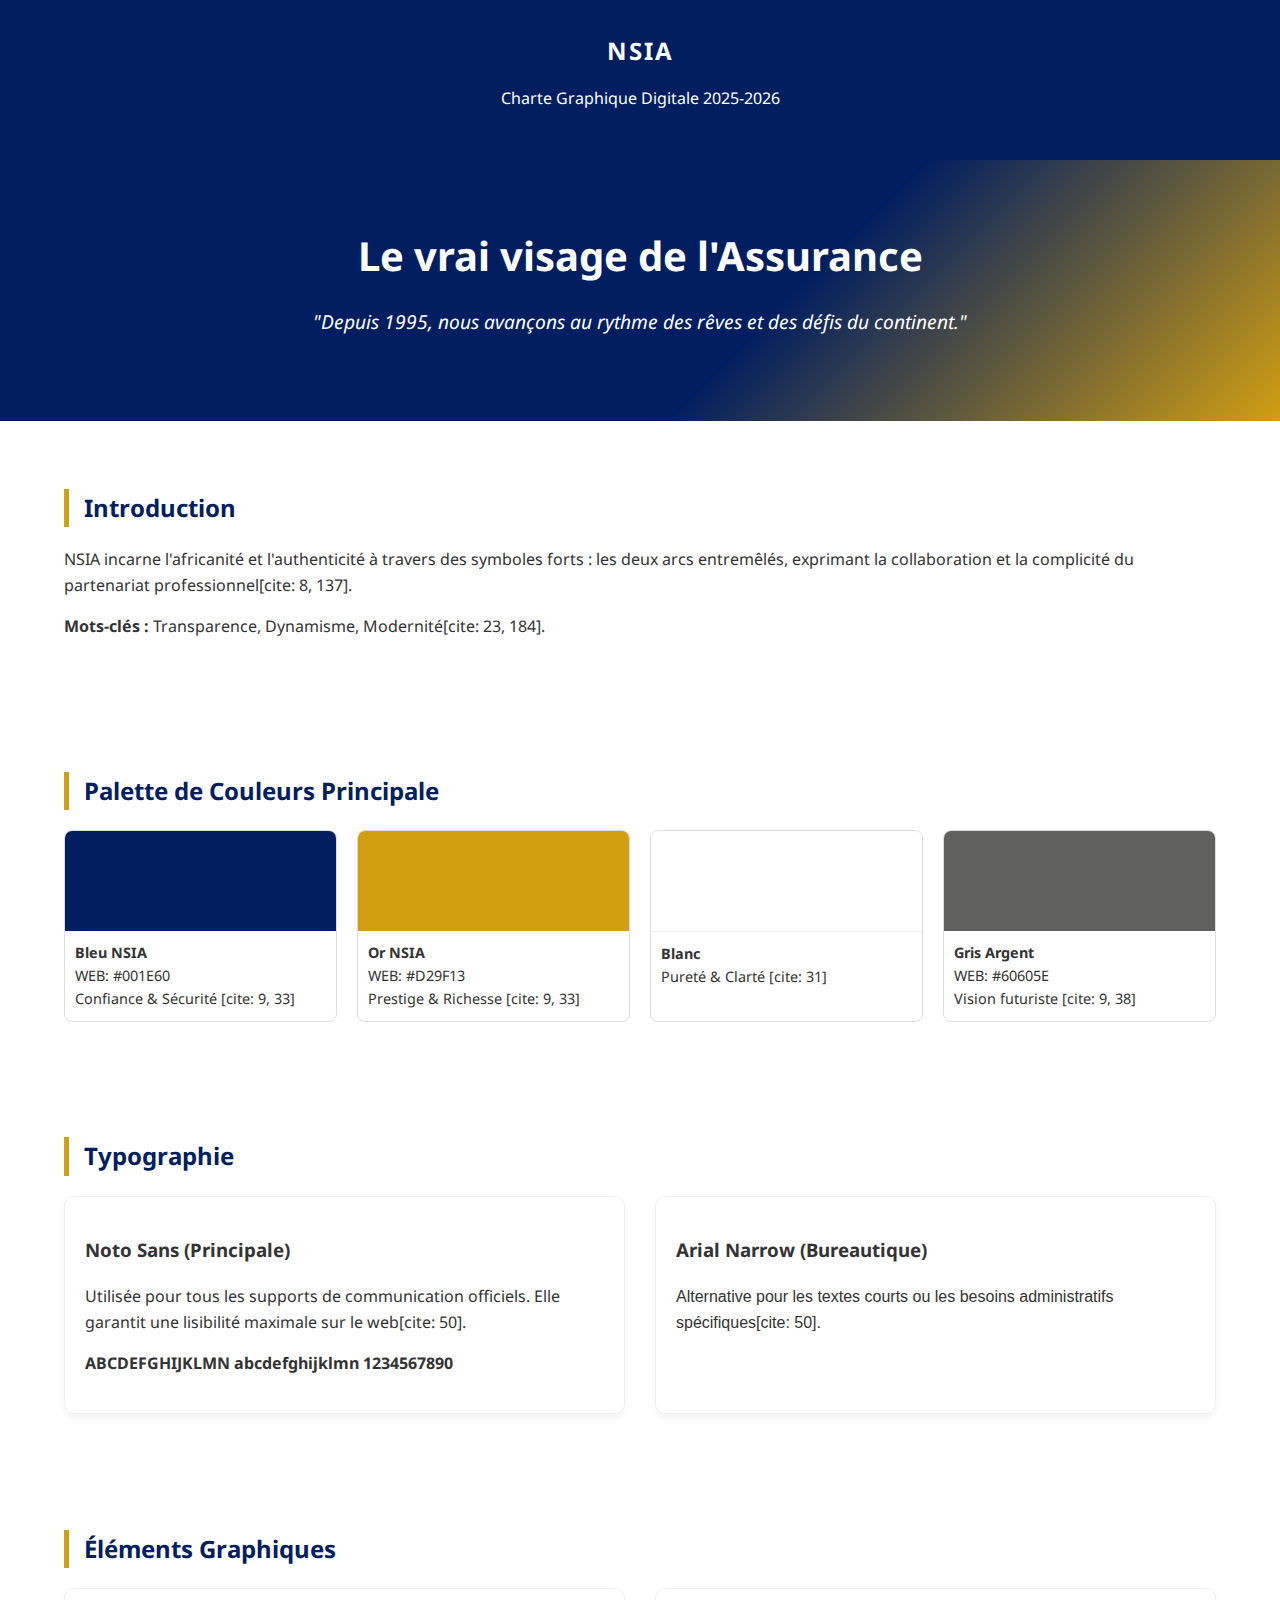
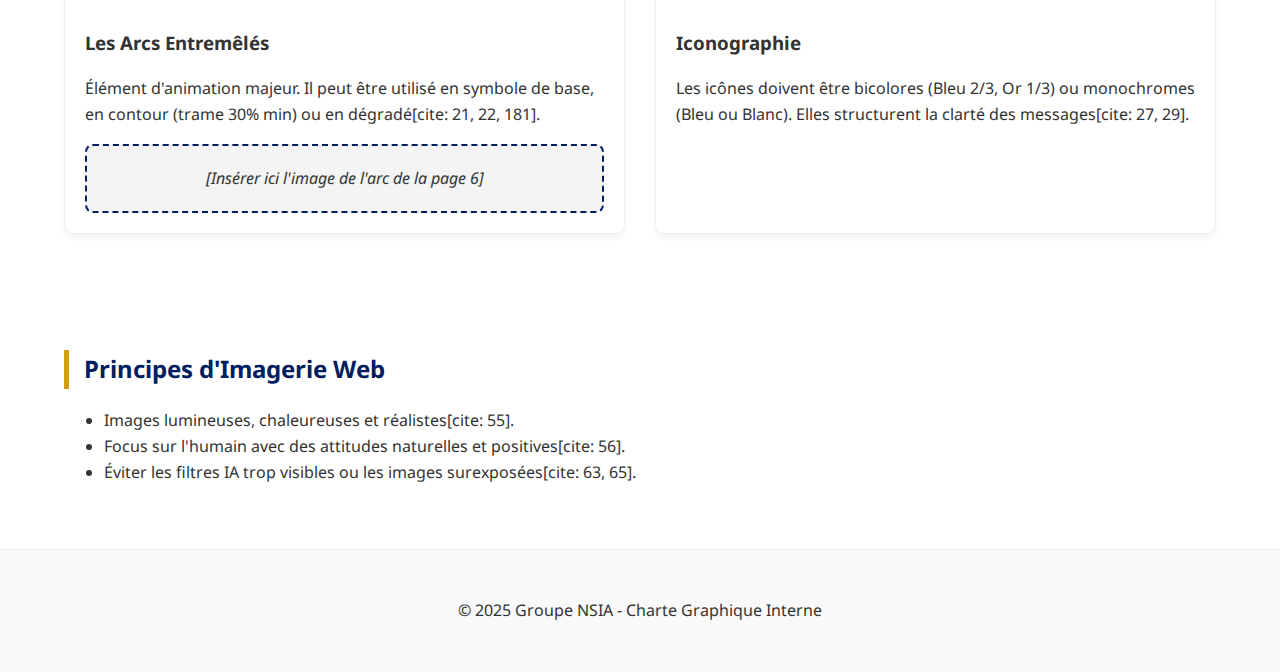
<file: h2.html>
<!DOCTYPE html>
<html lang="fr">
<head>
    <meta charset="UTF-8">
    <meta name="viewport" content="width=device-width, initial-scale=1.0">
    <title>Charte Graphique Web - NSIA</title>
    <link href="https://fonts.googleapis.com/css2?family=Noto+Sans:wght@400;700&display=swap" rel="stylesheet">
    <style>
        :root {
            --blue-nsia: #001E60; /* Bleu NSIA [cite: 33] */
            --gold-nsia: #D29F13; /* Or NSIA [cite: 33] */
            --grey-nsia: #60605E; /* Gris NSIA [cite: 38] */
            --white: #FFFFFF;
        }

        body {
            font-family: 'Noto Sans', sans-serif; /* Typo principale [cite: 50] */
            margin: 0;
            line-height: 1.6;
            color: #333;
            background-color: var(--white);
        }

        header {
            background-color: var(--blue-nsia);
            color: var(--white);
            padding: 2rem 5%;
            text-align: center;
        }

        .hero {
            padding: 4rem 5%;
            background: linear-gradient(135deg, var(--blue-nsia) 60%, var(--gold-nsia));
            color: var(--white);
            text-align: center;
        }

        .hero h1 { margin: 0; font-size: 2.5rem; }
        .hero p { font-style: italic; font-size: 1.2rem; }

        section { padding: 3rem 5%; }
        h2 { color: var(--blue-nsia); border-left: 5px solid var(--gold-nsia); padding-left: 15px; }

        /* Couleurs */
        .color-palette { display: flex; gap: 20px; flex-wrap: wrap; margin-top: 20px; }
        .color-card { flex: 1; min-width: 200px; border: 1px solid #ddd; border-radius: 8px; overflow: hidden; }
        .color-swatch { height: 100px; }
        .color-info { padding: 10px; font-size: 0.9rem; }

        /* Éléments Graphiques */
        .arc-box {
            background-color: #f4f4f4;
            padding: 20px;
            border-radius: 8px;
            text-align: center;
            border: 2px dashed var(--blue-nsia);
        }

        /* Grille pour les icônes et images */
        .grid { display: grid; grid-template-columns: repeat(auto-fit, minmax(250px, 1fr)); gap: 30px; }
        .card { border: 1px solid #eee; padding: 20px; border-radius: 10px; box-shadow: 0 4px 6px rgba(0,0,0,0.05); }

        footer { background: #f9f9f9; padding: 2rem; text-align: center; border-top: 1px solid #eee; }
    </style>
</head>
<body>

    <header>
        <div style="font-size: 1.5rem; font-weight: bold; letter-spacing: 2px;">NSIA</div>
        <p>Charte Graphique Digitale 2025-2026</p>
    </header>

    <div class="hero">
        <h1>Le vrai visage de l'Assurance</h1>
        <p>"Depuis 1995, nous avançons au rythme des rêves et des défis du continent."</p>
    </div>

    <section id="introduction">
        <h2>Introduction</h2>
        <p>NSIA incarne l'africanité et l'authenticité à travers des symboles forts : les deux arcs entremêlés, exprimant la collaboration et la complicité du partenariat professionnel[cite: 8, 137].</p>
        <p><strong>Mots-clés :</strong> Transparence, Dynamisme, Modernité[cite: 23, 184].</p>
    </section>

    <section id="couleurs">
        <h2>Palette de Couleurs Principale</h2>
        <div class="color-palette">
            <div class="color-card">
                <div class="color-swatch" style="background-color: #001E60;"></div>
                <div class="color-info"><strong>Bleu NSIA</strong><br>WEB: #001E60<br>Confiance & Sécurité [cite: 9, 33]</div>
            </div>
            <div class="color-card">
                <div class="color-swatch" style="background-color: #D29F13;"></div>
                <div class="color-info"><strong>Or NSIA</strong><br>WEB: #D29F13<br>Prestige & Richesse [cite: 9, 33]</div>
            </div>
            <div class="color-card">
                <div class="color-swatch" style="background-color: #FFFFFF; border-bottom: 1px solid #eee;"></div>
                <div class="color-info"><strong>Blanc</strong><br>Pureté & Clarté [cite: 31]</div>
            </div>
            <div class="color-card">
                <div class="color-swatch" style="background-color: #60605E;"></div>
                <div class="color-info"><strong>Gris Argent</strong><br>WEB: #60605E<br>Vision futuriste [cite: 9, 38]</div>
            </div>
        </div>
    </section>

    <section id="typographie">
        <h2>Typographie</h2>
        <div class="grid">
            <div class="card">
                <h3>Noto Sans (Principale)</h3>
                <p style="font-family: 'Noto Sans', sans-serif;">Utilisée pour tous les supports de communication officiels. Elle garantit une lisibilité maximale sur le web[cite: 50].</p>
                <p><strong>ABCDEFGHIJKLMN abcdefghijklmn 1234567890</strong></p>
            </div>
            <div class="card">
                <h3>Arial Narrow (Bureautique)</h3>
                <p style="font-family: Arial, sans-serif;">Alternative pour les textes courts ou les besoins administratifs spécifiques[cite: 50].</p>
            </div>
        </div>
    </section>

    <section id="elements">
        <h2>Éléments Graphiques</h2>
        <div class="grid">
            <div class="card">
                <h3>Les Arcs Entremêlés</h3>
                <p>Élément d'animation majeur. Il peut être utilisé en symbole de base, en contour (trame 30% min) ou en dégradé[cite: 21, 22, 181].</p>
                <div class="arc-box"><em>[Insérer ici l'image de l'arc de la page 6]</em></div>
            </div>
            <div class="card">
                <h3>Iconographie</h3>
                <p>Les icônes doivent être bicolores (Bleu 2/3, Or 1/3) ou monochromes (Bleu ou Blanc). Elles structurent la clarté des messages[cite: 27, 29].</p>
            </div>
        </div>
    </section>

    <section id="imagerie">
        <h2>Principes d'Imagerie Web</h2>
        <ul>
            <li>Images lumineuses, chaleureuses et réalistes[cite: 55].</li>
            <li>Focus sur l'humain avec des attitudes naturelles et positives[cite: 56].</li>
            <li>Éviter les filtres IA trop visibles ou les images surexposées[cite: 63, 65].</li>
        </ul>
    </section>

    <footer>
        <p>&copy; 2025 Groupe NSIA - Charte Graphique Interne</p>
    </footer>

</body>
</html>
</file>
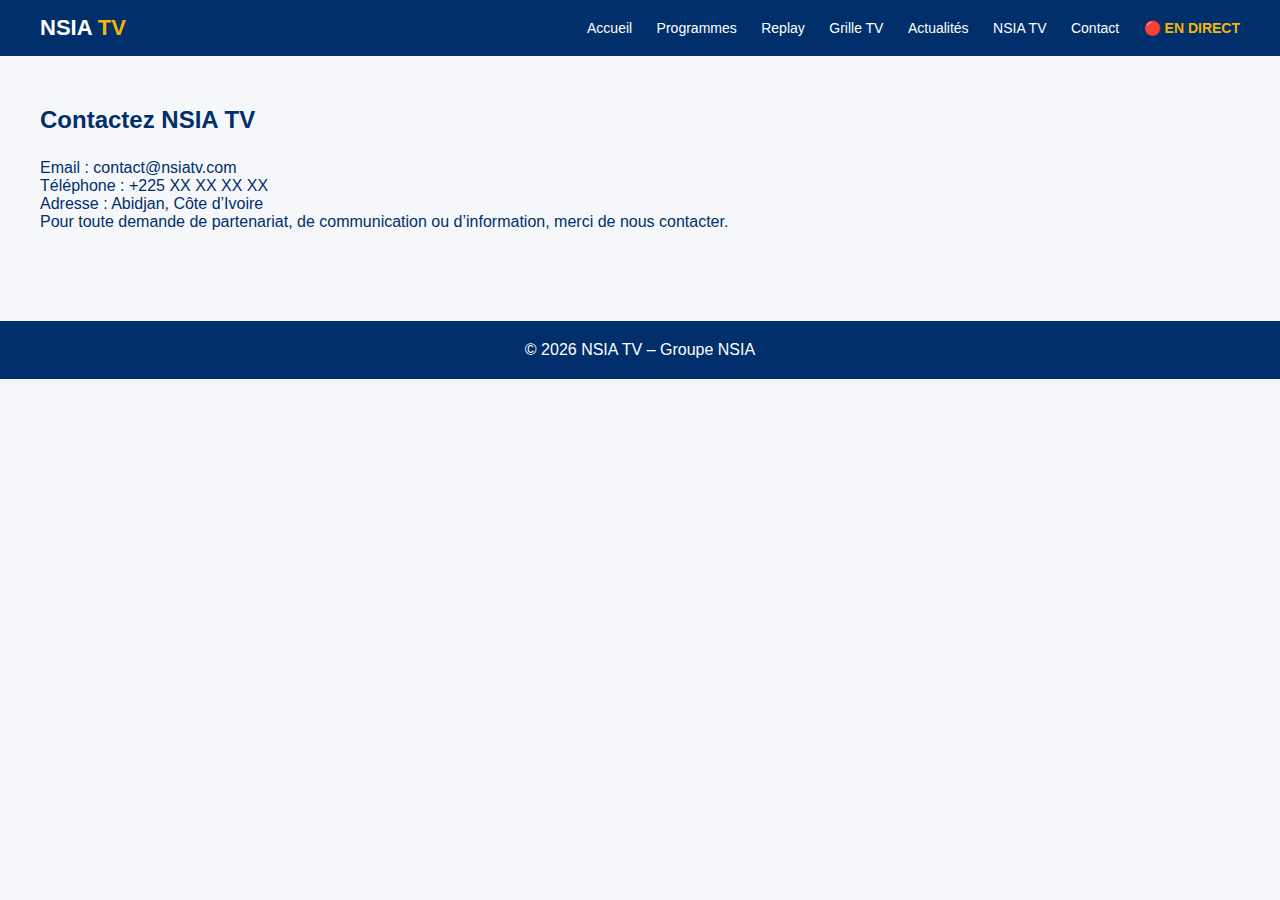
<file: tv/contact.html>
<!DOCTYPE html>
<html lang="fr">
<head>
    <meta charset="UTF-8">
    <title>Contact – NSIA TV</title>
    <link rel="stylesheet" href="css.css">
</head>
<body>

<header class="header">
    <div class="logo">NSIA <span>TV</span></div>
    <nav class="nav">
    <a href="index.html">Accueil</a>
    <a href="programmes.html">Programmes</a>
    <a href="replay.html">Replay</a>
    <a href="grille-tv.html">Grille TV</a>
    <a href="actualites.html">Actualités</a>
    <a href="nsia-tv.html">NSIA TV</a>
    <a href="contact.html">Contact</a>
    <a href="#" class="live">🔴 EN DIRECT</a>
</nav>

</header>

<section class="section">
    <h2>Contactez NSIA TV</h2>

    <p>Email : contact@nsiatv.com</p>
    <p>Téléphone : +225 XX XX XX XX</p>
    <p>Adresse : Abidjan, Côte d’Ivoire</p>

    <p>
        Pour toute demande de partenariat, de communication
        ou d’information, merci de nous contacter.
    </p>
</section>

<footer class="footer">
    © 2026 NSIA TV – Groupe NSIA
</footer>

</body>
</html>
</file>
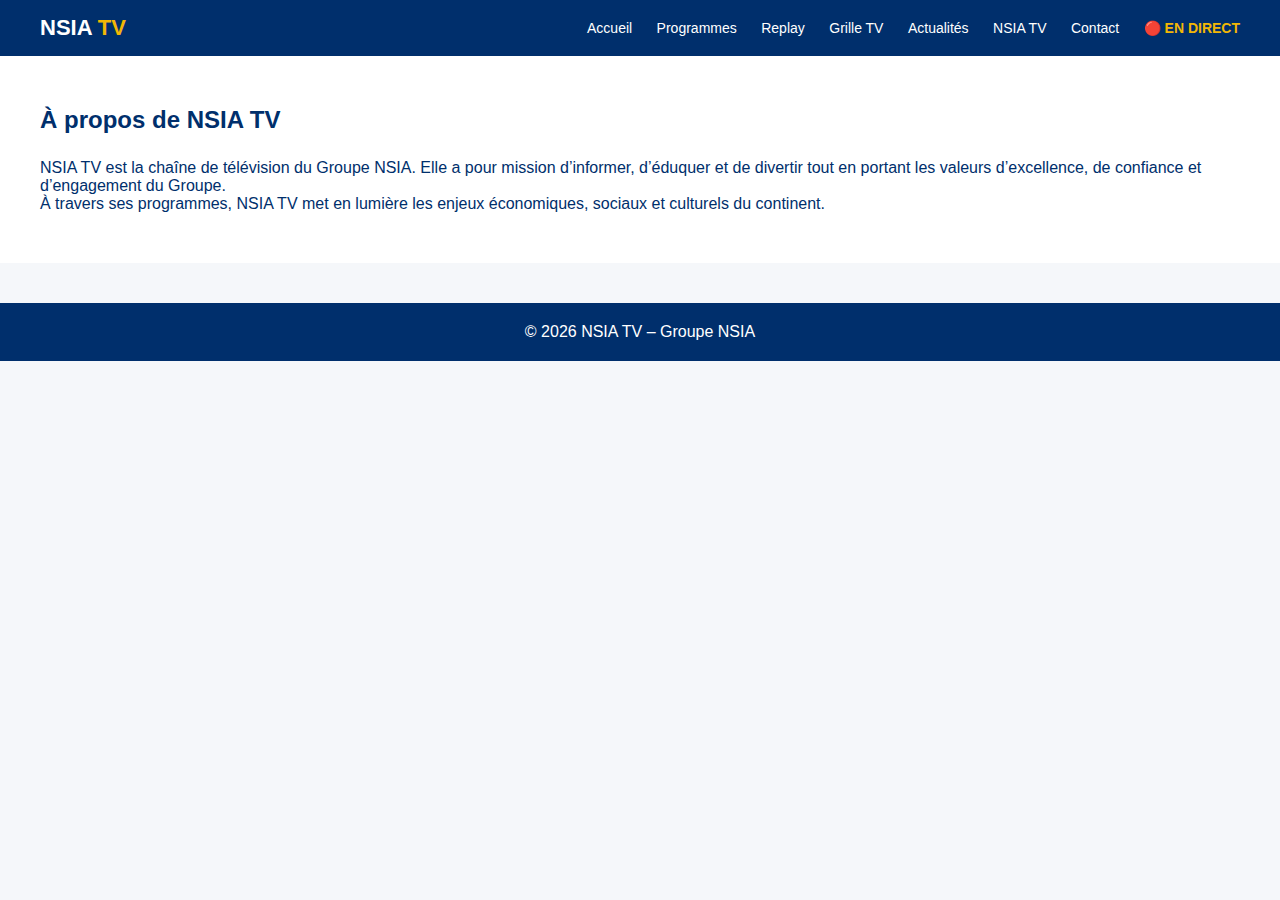
<file: tv/nsia-tv.html>
<!DOCTYPE html>
<html lang="fr">
<head>
    <meta charset="UTF-8">
    <title>NSIA TV – La chaîne</title>
    <link rel="stylesheet" href="css.css">
</head>
<body>

<header class="header">
    <div class="logo">NSIA <span>TV</span></div>
    <nav class="nav">
    <a href="index.html">Accueil</a>
    <a href="programmes.html">Programmes</a>
    <a href="replay.html">Replay</a>
    <a href="grille-tv.html">Grille TV</a>
    <a href="actualites.html">Actualités</a>
    <a href="nsia-tv.html">NSIA TV</a>
    <a href="contact.html">Contact</a>
    <a href="#" class="live">🔴 EN DIRECT</a>
</nav>

</header>

<section class="section light">
    <h2>À propos de NSIA TV</h2>

    <p>
        NSIA TV est la chaîne de télévision du Groupe NSIA.
        Elle a pour mission d’informer, d’éduquer et de divertir
        tout en portant les valeurs d’excellence, de confiance
        et d’engagement du Groupe.
    </p>

    <p>
        À travers ses programmes, NSIA TV met en lumière
        les enjeux économiques, sociaux et culturels du continent.
    </p>
</section>

<footer class="footer">
    © 2026 NSIA TV – Groupe NSIA
</footer>

</body>
</html>
</file>
<file: tv/css.css>
* {
    margin: 0;
    padding: 0;
    box-sizing: border-box;
    font-family: "Noto Sans", Arial, sans-serif;
}

body {
    background: #f5f7fa;
    color: #002f6c;
}

/* HEADER */
.header {
    background: #002f6c;
    color: white;
    display: flex;
    justify-content: space-between;
    padding: 15px 40px;
    align-items: center;
    position: sticky;
    top: 0;
}

.logo {
    font-size: 22px;
    font-weight: bold;
}

.logo span {
    color: #f2b705;
}

.nav a {
    color: white;
    margin-left: 20px;
    text-decoration: none;
    font-size: 14px;
}

.nav .live {
    color: #f2b705;
    font-weight: bold;
}

/* HERO */
.hero {
    height: 70vh;
    background: linear-gradient(rgba(0,47,108,0.6), rgba(0,47,108,0.6)),
                url("https://picsum.photos/1600/900") center/cover;
    display: flex;
    align-items: center;
    padding: 40px;
}

.hero-content {
    color: white;
    max-width: 600px;
}

.hero h1 {
    font-size: 42px;
    margin-bottom: 10px;
}

.hero p {
    margin-bottom: 20px;
}

.btn-primary {
    background: #f2b705;
    border: none;
    padding: 10px 20px;
    font-weight: bold;
    margin-right: 10px;
    cursor: pointer;
}

.btn-secondary {
    background: transparent;
    border: 2px solid white;
    color: white;
    padding: 10px 20px;
    cursor: pointer;
}

/* SECTIONS */
.section {
    padding: 50px 40px;
}

.section.light {
    background: white;
}

.section h2 {
    margin-bottom: 25px;
}

/* CARDS */
.cards {
    display: grid;
    grid-template-columns: repeat(auto-fit, minmax(220px, 1fr));
    gap: 20px;
}

.card {
    background: #002f6c;
    color: white;
    padding: 40px 20px;
    text-align: center;
    border-radius: 12px;
    font-weight: bold;
}

.card.video {
    background: #001e46;
}

/* GRID TV */
.grid-tv {
    list-style: none;
    max-width: 500px;
}

.grid-tv li {
    padding: 10px 0;
    border-bottom: 1px solid #ddd;
}

/* FOOTER */
.footer {
    background: #002f6c;
    color: white;
    text-align: center;
    padding: 20px;
    margin-top: 40px;
}

.card img {
    width: 100%;
    height: 160px;
    object-fit: cover;
    border-radius: 10px 10px 0 0;
    margin-bottom: 15px;
}

.card-content {
    padding: 10px;
}

.card-content small {
    display: block;
    margin-top: 8px;
    opacity: 0.8;
}
</file>
